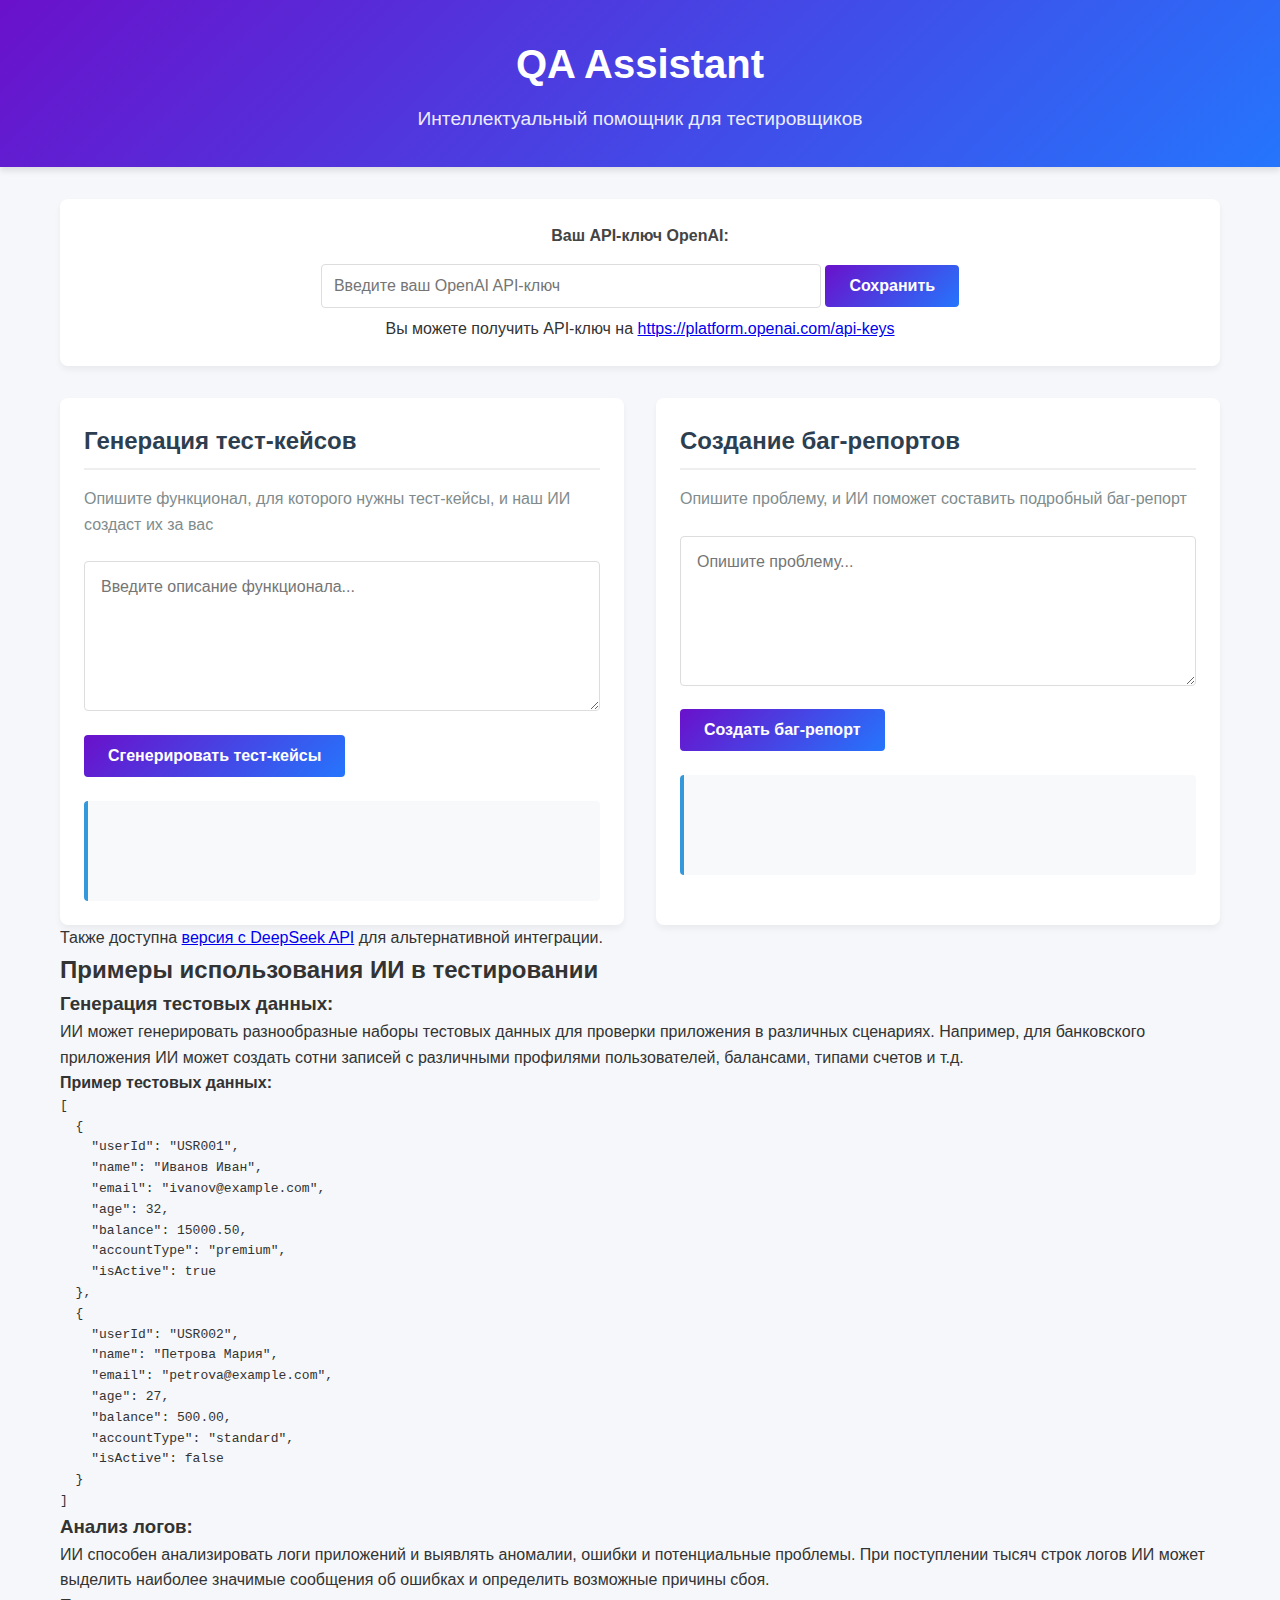
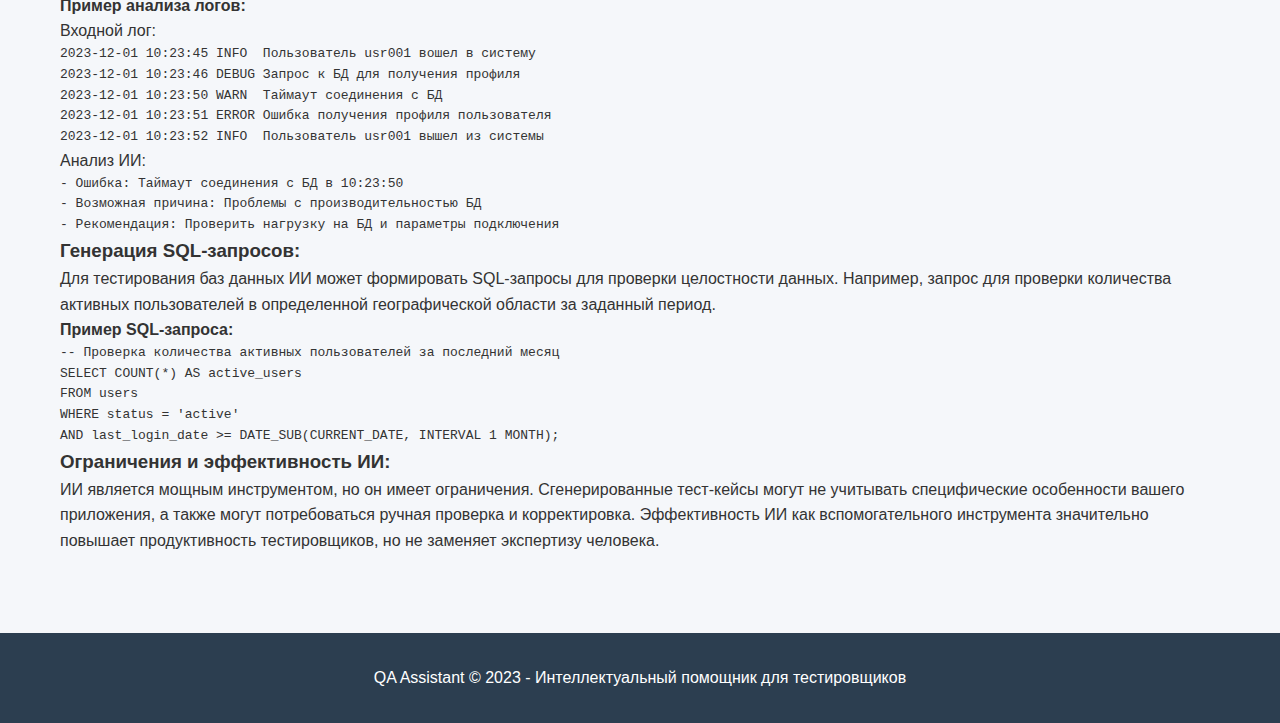
<file: index.html>
<!DOCTYPE html>
<html lang="ru">
<head>
    <meta charset="UTF-8">
    <meta name="viewport" content="width=device-width, initial-scale=1.0">
    <title>QA Assistant - Помощник для тестировщиков</title>
    <link rel="stylesheet" href="styles.css">
</head>
<body>
    <header>
        <div class="container">
            <h1>QA Assistant</h1>
            <p>Интеллектуальный помощник для тестировщиков</p>
        </div>
    </header>

    <main>
        <div class="container">
            <div class="api-key-section">
                <label for="apiKey">Ваш API-ключ OpenAI:</label>
                <input type="password" id="apiKey" placeholder="Введите ваш OpenAI API-ключ">
                <button id="saveApiKey" class="btn">Сохранить</button>
                <p class="api-key-help">Вы можете получить API-ключ на <a href="https://platform.openai.com/api-keys" target="_blank">https://platform.openai.com/api-keys</a></p>
            </div>

            <div class="features">
                <div class="feature-card">
                    <h2>Генерация тест-кейсов</h2>
                    <p>Опишите функционал, для которого нужны тест-кейсы, и наш ИИ создаст их за вас</p>
                    <textarea id="testCasePrompt" placeholder="Введите описание функционала..."></textarea>
                    <button id="generateTestCase" class="btn">Сгенерировать тест-кейсы</button>
                    <div id="testCaseResult" class="result-box"></div>
                </div>

                <div class="feature-card">
                    <h2>Создание баг-репортов</h2>
                    <p>Опишите проблему, и ИИ поможет составить подробный баг-репорт</p>
                    <textarea id="bugReportPrompt" placeholder="Опишите проблему..."></textarea>
                    <button id="generateBugReport" class="btn">Создать баг-репорт</button>
                    <div id="bugReportResult" class="result-box"></div>
                </div>
            </div>
            
            <div class="alternative-provider">
                <p>Также доступна <a href="deepseek.html">версия с DeepSeek API</a> для альтернативной интеграции.</p>
            </div>
            
            <div class="info-section">
                <h2>Примеры использования ИИ в тестировании</h2>
                
                <h3>Генерация тестовых данных:</h3>
                <p>ИИ может генерировать разнообразные наборы тестовых данных для проверки приложения в различных сценариях. Например, для банковского приложения ИИ может создать сотни записей с различными профилями пользователей, балансами, типами счетов и т.д.</p>
                <div class="example">
                    <h4>Пример тестовых данных:</h4>
                    <pre>[
  {
    "userId": "USR001",
    "name": "Иванов Иван",
    "email": "ivanov@example.com",
    "age": 32,
    "balance": 15000.50,
    "accountType": "premium",
    "isActive": true
  },
  {
    "userId": "USR002",
    "name": "Петрова Мария", 
    "email": "petrova@example.com",
    "age": 27,
    "balance": 500.00,
    "accountType": "standard",
    "isActive": false
  }
]</pre>
                </div>
                
                <h3>Анализ логов:</h3>
                <p>ИИ способен анализировать логи приложений и выявлять аномалии, ошибки и потенциальные проблемы. При поступлении тысяч строк логов ИИ может выделить наиболее значимые сообщения об ошибках и определить возможные причины сбоя.</p>
                <div class="example">
                    <h4>Пример анализа логов:</h4>
                    <p>Входной лог:</p>
                    <pre>2023-12-01 10:23:45 INFO  Пользователь usr001 вошел в систему
2023-12-01 10:23:46 DEBUG Запрос к БД для получения профиля
2023-12-01 10:23:50 WARN  Таймаут соединения с БД
2023-12-01 10:23:51 ERROR Ошибка получения профиля пользователя
2023-12-01 10:23:52 INFO  Пользователь usr001 вышел из системы</pre>
                    <p>Анализ ИИ:</p>
                    <pre>- Ошибка: Таймаут соединения с БД в 10:23:50
- Возможная причина: Проблемы с производительностью БД
- Рекомендация: Проверить нагрузку на БД и параметры подключения</pre>
                </div>
                
                <h3>Генерация SQL-запросов:</h3>
                <p>Для тестирования баз данных ИИ может формировать SQL-запросы для проверки целостности данных. Например, запрос для проверки количества активных пользователей в определенной географической области за заданный период.</p>
                <div class="example">
                    <h4>Пример SQL-запроса:</h4>
                    <pre>-- Проверка количества активных пользователей за последний месяц
SELECT COUNT(*) AS active_users
FROM users
WHERE status = 'active'
AND last_login_date >= DATE_SUB(CURRENT_DATE, INTERVAL 1 MONTH);</pre>
                </div>
                
                <h3>Ограничения и эффективность ИИ:</h3>
                <p>ИИ является мощным инструментом, но он имеет ограничения. Сгенерированные тест-кейсы могут не учитывать специфические особенности вашего приложения, а также могут потребоваться ручная проверка и корректировка. Эффективность ИИ как вспомогательного инструмента значительно повышает продуктивность тестировщиков, но не заменяет экспертизу человека.</p>
            </div>
        </div>
    </main>

    <footer>
        <div class="container">
            <p>QA Assistant &copy; 2023 - Интеллектуальный помощник для тестировщиков</p>
        </div>
    </footer>

    <script src="script.js"></script>
</body>
</html>
</file>
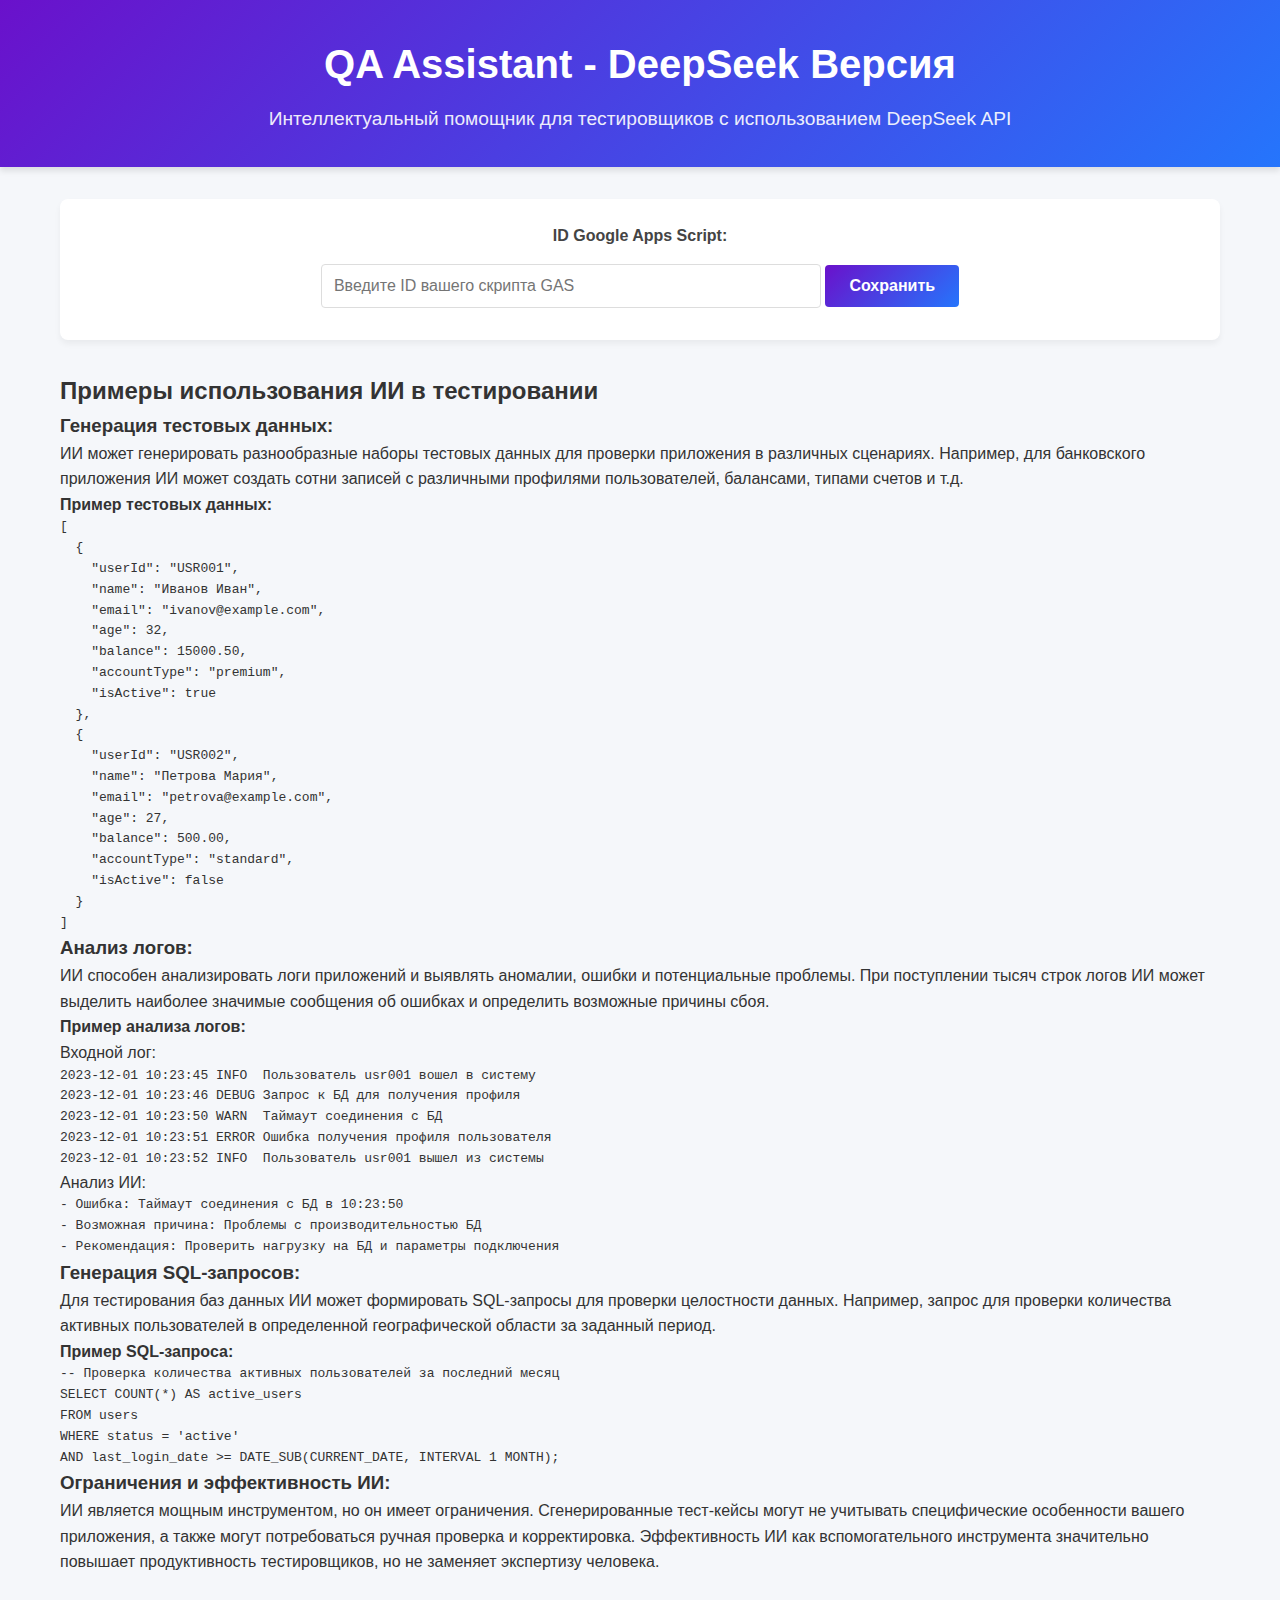
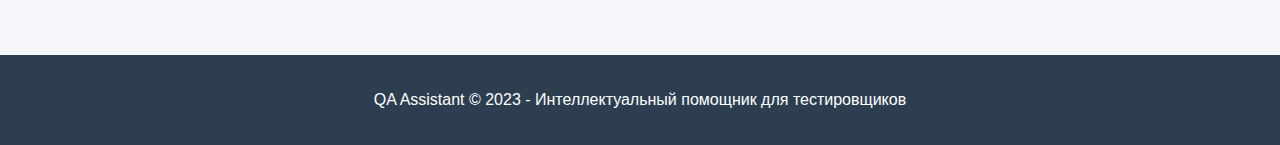
<file: deepseek.html>
<!DOCTYPE html>
<html lang="ru">
<head>
    <meta charset="UTF-8">
    <meta name="viewport" content="width=device-width, initial-scale=1.0">
    <title>QA Assistant - DeepSeek Версия</title>
    <link rel="stylesheet" href="styles.css">
</head>
<body>
    <header>
        <div class="container">
            <h1>QA Assistant - DeepSeek Версия</h1>
            <p>Интеллектуальный помощник для тестировщиков с использованием DeepSeek API</p>
        </div>
    </header>

    <main>
        <div class="container">
            <div class="api-key-section">
                <label for="scriptId">ID Google Apps Script:</label>
                <input type="text" id="scriptId" placeholder="Введите ID вашего скрипта GAS" value="">
                <button id="saveScriptId" class="btn">Сохранить</button>
            </div>
            
            <div class="info-section">
                <h2>Примеры использования ИИ в тестировании</h2>
                
                <h3>Генерация тестовых данных:</h3>
                <p>ИИ может генерировать разнообразные наборы тестовых данных для проверки приложения в различных сценариях. Например, для банковского приложения ИИ может создать сотни записей с различными профилями пользователей, балансами, типами счетов и т.д.</p>
                <div class="example">
                    <h4>Пример тестовых данных:</h4>
                    <pre>[
  {
    "userId": "USR001",
    "name": "Иванов Иван",
    "email": "ivanov@example.com",
    "age": 32,
    "balance": 15000.50,
    "accountType": "premium",
    "isActive": true
  },
  {
    "userId": "USR002",
    "name": "Петрова Мария", 
    "email": "petrova@example.com",
    "age": 27,
    "balance": 500.00,
    "accountType": "standard",
    "isActive": false
  }
]</pre>
                </div>
                
                <h3>Анализ логов:</h3>
                <p>ИИ способен анализировать логи приложений и выявлять аномалии, ошибки и потенциальные проблемы. При поступлении тысяч строк логов ИИ может выделить наиболее значимые сообщения об ошибках и определить возможные причины сбоя.</p>
                <div class="example">
                    <h4>Пример анализа логов:</h4>
                    <p>Входной лог:</p>
                    <pre>2023-12-01 10:23:45 INFO  Пользователь usr001 вошел в систему
2023-12-01 10:23:46 DEBUG Запрос к БД для получения профиля
2023-12-01 10:23:50 WARN  Таймаут соединения с БД
2023-12-01 10:23:51 ERROR Ошибка получения профиля пользователя
2023-12-01 10:23:52 INFO  Пользователь usr001 вышел из системы</pre>
                    <p>Анализ ИИ:</p>
                    <pre>- Ошибка: Таймаут соединения с БД в 10:23:50
- Возможная причина: Проблемы с производительностью БД
- Рекомендация: Проверить нагрузку на БД и параметры подключения</pre>
                </div>
                
                <h3>Генерация SQL-запросов:</h3>
                <p>Для тестирования баз данных ИИ может формировать SQL-запросы для проверки целостности данных. Например, запрос для проверки количества активных пользователей в определенной географической области за заданный период.</p>
                <div class="example">
                    <h4>Пример SQL-запроса:</h4>
                    <pre>-- Проверка количества активных пользователей за последний месяц
SELECT COUNT(*) AS active_users
FROM users
WHERE status = 'active'
AND last_login_date >= DATE_SUB(CURRENT_DATE, INTERVAL 1 MONTH);</pre>
                </div>
                
                <h3>Ограничения и эффективность ИИ:</h3>
                <p>ИИ является мощным инструментом, но он имеет ограничения. Сгенерированные тест-кейсы могут не учитывать специфические особенности вашего приложения, а также могут потребоваться ручная проверка и корректировка. Эффективность ИИ как вспомогательного инструмента значительно повышает продуктивность тестировщиков, но не заменяет экспертизу человека.</p>
            </div>
        </div>
    </main>

    <footer>
        <div class="container">
            <p>QA Assistant &copy; 2023 - Интеллектуальный помощник для тестировщиков</p>
        </div>
    </footer>

    <script src="deepseek-script.js"></script>
</body>
</html>
</file>
<file: styles.css>
* {
    margin: 0;
    padding: 0;
    box-sizing: border-box;
}

body {
    font-family: 'Segoe UI', Tahoma, Geneva, Verdana, sans-serif;
    line-height: 1.6;
    color: #333;
    background-color: #f5f7fa;
}

.container {
    max-width: 1200px;
    margin: 0 auto;
    padding: 0 20px;
}

header {
    background: linear-gradient(135deg, #6a11cb 0%, #2575fc 100%);
    color: white;
    padding: 2rem 0;
    text-align: center;
    box-shadow: 0 4px 6px rgba(0,0,0,0.1);
}

header h1 {
    font-size: 2.5rem;
    margin-bottom: 0.5rem;
}

header p {
    font-size: 1.2rem;
    opacity: 0.9;
}

main {
    padding: 2rem 0;
}

.api-key-section {
    background: white;
    padding: 1.5rem;
    border-radius: 8px;
    box-shadow: 0 4px 6px rgba(0,0,0,0.05);
    margin-bottom: 2rem;
    text-align: center;
}

.api-key-section label {
    display: block;
    margin-bottom: 0.5rem;
    font-weight: 600;
    color: #444;
}

.api-key-section input {
    width: 100%;
    max-width: 500px;
    padding: 0.75rem;
    border: 1px solid #ddd;
    border-radius: 4px;
    margin: 0.5rem 0;
    font-size: 1rem;
}

.btn {
    background: linear-gradient(135deg, #6a11cb 0%, #2575fc 100%);
    color: white;
    border: none;
    padding: 0.75rem 1.5rem;
    border-radius: 4px;
    cursor: pointer;
    font-size: 1rem;
    font-weight: 600;
    transition: all 0.3s ease;
}

.btn:hover {
    transform: translateY(-2px);
    box-shadow: 0 4px 8px rgba(0,0,0,0.2);
}

.features {
    display: grid;
    grid-template-columns: repeat(auto-fit, minmax(500px, 1fr));
    gap: 2rem;
    margin-top: 2rem;
}

.feature-card {
    background: white;
    border-radius: 8px;
    padding: 1.5rem;
    box-shadow: 0 4px 6px rgba(0,0,0,0.05);
}

.feature-card h2 {
    color: #2c3e50;
    margin-bottom: 1rem;
    padding-bottom: 0.5rem;
    border-bottom: 2px solid #eee;
}

.feature-card p {
    color: #7f8c8d;
    margin-bottom: 1.5rem;
}

textarea {
    width: 100%;
    min-height: 150px;
    padding: 1rem;
    border: 1px solid #ddd;
    border-radius: 4px;
    resize: vertical;
    font-family: inherit;
    font-size: 1rem;
    margin-bottom: 1rem;
}

.result-box {
    margin-top: 1.5rem;
    padding: 1rem;
    background: #f8f9fa;
    border-radius: 4px;
    border-left: 4px solid #3498db;
    min-height: 100px;
    white-space: pre-wrap;
}

.result-box.loading {
    color: #7f8c8d;
    text-align: center;
}

footer {
    background: #2c3e50;
    color: white;
    text-align: center;
    padding: 2rem 0;
    margin-top: 3rem;
}

@media (max-width: 768px) {
    .features {
        grid-template-columns: 1fr;
    }
    
    header h1 {
        font-size: 2rem;
    }
    
    .feature-card {
        min-width: auto;
    }
}
</file>
